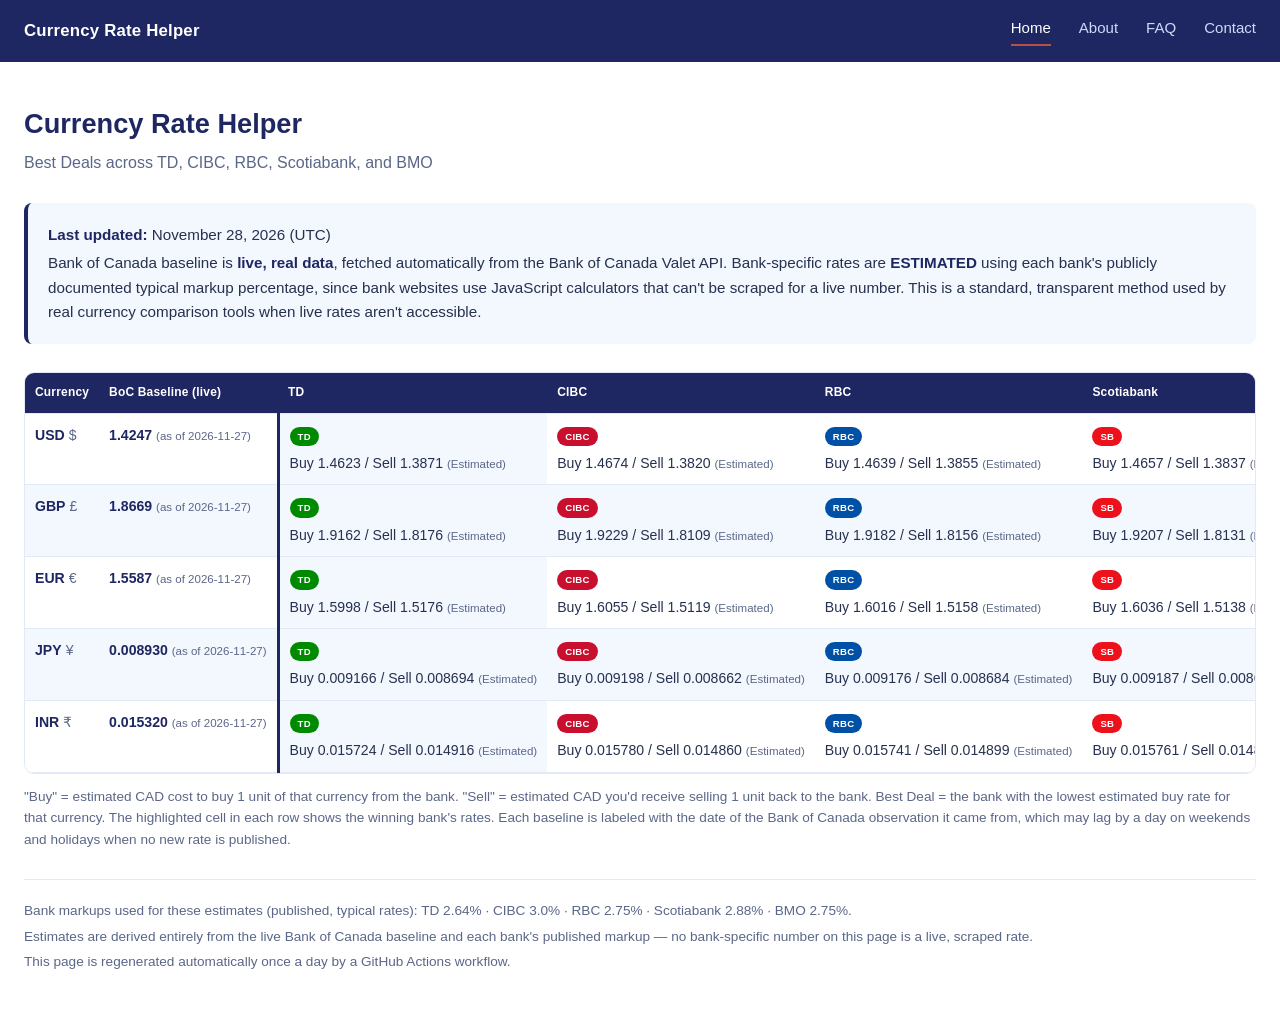
<file: index.html>
<!DOCTYPE html>
<html lang="en">
<head>
<meta charset="UTF-8">
<meta name="viewport" content="width=device-width, initial-scale=1.0">
<title>Currency Rate Helper</title>
<link rel="stylesheet" href="styles.css">
</head>
<body>

<header class="topbar">
  <div class="topbar-inner">
    <a class="brand" href="index.html">Currency Rate Helper</a>
    <nav class="nav-links">
      <a href="index.html" class="active">Home</a>
      <a href="about.html">About</a>
      <a href="faq.html">FAQ</a>
      <a href="contact.html">Contact</a>
    </nav>
  </div>
</header>

<main class="page">

  <h1>Currency Rate Helper</h1>
  <p class="subtitle">Best Deals across TD, CIBC, RBC, Scotiabank, and BMO</p>

  <div class="notice">
    <p><strong>Last updated:</strong> November 28, 2026 (UTC)</p>
    <p>
      Bank of Canada baseline is <strong>live, real data</strong>, fetched
      automatically from the Bank of Canada Valet API. Bank-specific rates
      are <strong>ESTIMATED</strong> using each bank's publicly documented
      typical markup percentage, since bank websites use JavaScript
      calculators that can't be scraped for a live number. This is a
      standard, transparent method used by real currency comparison tools
      when live rates aren't accessible.
    </p>
  </div>

  <div class="table-wrap">
  <table>
    <thead>
      <tr>
        <th>Currency</th>
        <th>BoC Baseline (live)</th>
        <th>TD</th>
        <th>CIBC</th>
        <th>RBC</th>
        <th>Scotiabank</th>
        <th>BMO</th>
        <th>Best Deal</th>
      </tr>
    </thead>
    <tbody>
      <tr>
        <td class="currency-cell">USD<span class="currency-symbol">$</span></td>
        <td class="baseline-cell">1.4247 <span class="est-tag">(as of 2026-11-27)</span></td>
        <td class="winner">
          <span class="bank-pill" style="background-color: #008A00">TD</span>
          <div class="rate-values">Buy 1.4623 / Sell 1.3871 <span class="est-tag">(Estimated)</span></div>
        </td>
        <td>
          <span class="bank-pill" style="background-color: #C8102E">CIBC</span>
          <div class="rate-values">Buy 1.4674 / Sell 1.3820 <span class="est-tag">(Estimated)</span></div>
        </td>
        <td>
          <span class="bank-pill" style="background-color: #0051A5">RBC</span>
          <div class="rate-values">Buy 1.4639 / Sell 1.3855 <span class="est-tag">(Estimated)</span></div>
        </td>
        <td>
          <span class="bank-pill" style="background-color: #EC111A">SB</span>
          <div class="rate-values">Buy 1.4657 / Sell 1.3837 <span class="est-tag">(Estimated)</span></div>
        </td>
        <td>
          <span class="bank-pill" style="background-color: #0079C1">BMO</span>
          <div class="rate-values">Buy 1.4639 / Sell 1.3855 <span class="est-tag">(Estimated)</span></div>
        </td>
        <td><span class="best-deal-badge">TD</span></td>
      </tr>
      <tr>
        <td class="currency-cell">GBP<span class="currency-symbol">£</span></td>
        <td class="baseline-cell">1.8669 <span class="est-tag">(as of 2026-11-27)</span></td>
        <td class="winner">
          <span class="bank-pill" style="background-color: #008A00">TD</span>
          <div class="rate-values">Buy 1.9162 / Sell 1.8176 <span class="est-tag">(Estimated)</span></div>
        </td>
        <td>
          <span class="bank-pill" style="background-color: #C8102E">CIBC</span>
          <div class="rate-values">Buy 1.9229 / Sell 1.8109 <span class="est-tag">(Estimated)</span></div>
        </td>
        <td>
          <span class="bank-pill" style="background-color: #0051A5">RBC</span>
          <div class="rate-values">Buy 1.9182 / Sell 1.8156 <span class="est-tag">(Estimated)</span></div>
        </td>
        <td>
          <span class="bank-pill" style="background-color: #EC111A">SB</span>
          <div class="rate-values">Buy 1.9207 / Sell 1.8131 <span class="est-tag">(Estimated)</span></div>
        </td>
        <td>
          <span class="bank-pill" style="background-color: #0079C1">BMO</span>
          <div class="rate-values">Buy 1.9182 / Sell 1.8156 <span class="est-tag">(Estimated)</span></div>
        </td>
        <td><span class="best-deal-badge">TD</span></td>
      </tr>
      <tr>
        <td class="currency-cell">EUR<span class="currency-symbol">€</span></td>
        <td class="baseline-cell">1.5587 <span class="est-tag">(as of 2026-11-27)</span></td>
        <td class="winner">
          <span class="bank-pill" style="background-color: #008A00">TD</span>
          <div class="rate-values">Buy 1.5998 / Sell 1.5176 <span class="est-tag">(Estimated)</span></div>
        </td>
        <td>
          <span class="bank-pill" style="background-color: #C8102E">CIBC</span>
          <div class="rate-values">Buy 1.6055 / Sell 1.5119 <span class="est-tag">(Estimated)</span></div>
        </td>
        <td>
          <span class="bank-pill" style="background-color: #0051A5">RBC</span>
          <div class="rate-values">Buy 1.6016 / Sell 1.5158 <span class="est-tag">(Estimated)</span></div>
        </td>
        <td>
          <span class="bank-pill" style="background-color: #EC111A">SB</span>
          <div class="rate-values">Buy 1.6036 / Sell 1.5138 <span class="est-tag">(Estimated)</span></div>
        </td>
        <td>
          <span class="bank-pill" style="background-color: #0079C1">BMO</span>
          <div class="rate-values">Buy 1.6016 / Sell 1.5158 <span class="est-tag">(Estimated)</span></div>
        </td>
        <td><span class="best-deal-badge">TD</span></td>
      </tr>
      <tr>
        <td class="currency-cell">JPY<span class="currency-symbol">¥</span></td>
        <td class="baseline-cell">0.008930 <span class="est-tag">(as of 2026-11-27)</span></td>
        <td class="winner">
          <span class="bank-pill" style="background-color: #008A00">TD</span>
          <div class="rate-values">Buy 0.009166 / Sell 0.008694 <span class="est-tag">(Estimated)</span></div>
        </td>
        <td>
          <span class="bank-pill" style="background-color: #C8102E">CIBC</span>
          <div class="rate-values">Buy 0.009198 / Sell 0.008662 <span class="est-tag">(Estimated)</span></div>
        </td>
        <td>
          <span class="bank-pill" style="background-color: #0051A5">RBC</span>
          <div class="rate-values">Buy 0.009176 / Sell 0.008684 <span class="est-tag">(Estimated)</span></div>
        </td>
        <td>
          <span class="bank-pill" style="background-color: #EC111A">SB</span>
          <div class="rate-values">Buy 0.009187 / Sell 0.008673 <span class="est-tag">(Estimated)</span></div>
        </td>
        <td>
          <span class="bank-pill" style="background-color: #0079C1">BMO</span>
          <div class="rate-values">Buy 0.009176 / Sell 0.008684 <span class="est-tag">(Estimated)</span></div>
        </td>
        <td><span class="best-deal-badge">TD</span></td>
      </tr>
      <tr>
        <td class="currency-cell">INR<span class="currency-symbol">₹</span></td>
        <td class="baseline-cell">0.015320 <span class="est-tag">(as of 2026-11-27)</span></td>
        <td class="winner">
          <span class="bank-pill" style="background-color: #008A00">TD</span>
          <div class="rate-values">Buy 0.015724 / Sell 0.014916 <span class="est-tag">(Estimated)</span></div>
        </td>
        <td>
          <span class="bank-pill" style="background-color: #C8102E">CIBC</span>
          <div class="rate-values">Buy 0.015780 / Sell 0.014860 <span class="est-tag">(Estimated)</span></div>
        </td>
        <td>
          <span class="bank-pill" style="background-color: #0051A5">RBC</span>
          <div class="rate-values">Buy 0.015741 / Sell 0.014899 <span class="est-tag">(Estimated)</span></div>
        </td>
        <td>
          <span class="bank-pill" style="background-color: #EC111A">SB</span>
          <div class="rate-values">Buy 0.015761 / Sell 0.014879 <span class="est-tag">(Estimated)</span></div>
        </td>
        <td>
          <span class="bank-pill" style="background-color: #0079C1">BMO</span>
          <div class="rate-values">Buy 0.015741 / Sell 0.014899 <span class="est-tag">(Estimated)</span></div>
        </td>
        <td><span class="best-deal-badge">TD</span></td>
      </tr>
    </tbody>
  </table>
  </div>
  <p class="table-note">
    "Buy" = estimated CAD cost to buy 1 unit of that currency from the bank.
    "Sell" = estimated CAD you'd receive selling 1 unit back to the bank.
    Best Deal = the bank with the lowest estimated buy rate for that currency.
    The highlighted cell in each row shows the winning bank's rates. Each
    baseline is labeled with the date of the Bank of Canada observation it
    came from, which may lag by a day on weekends and holidays when no new
    rate is published.
  </p>

  <footer>
    <p>
      Bank markups used for these estimates (published, typical rates):
      TD 2.64% &middot; CIBC 3.0% &middot; RBC 2.75% &middot; Scotiabank 2.88% &middot; BMO 2.75%.
    </p>
    <p>
      Estimates are derived entirely from the live Bank of Canada baseline
      and each bank's published markup &mdash; no bank-specific number on
      this page is a live, scraped rate.
    </p>
    <p>
      This page is regenerated automatically once a day by a GitHub Actions
      workflow.
    </p>
  </footer>

</main>

</body>
</html>
</file>
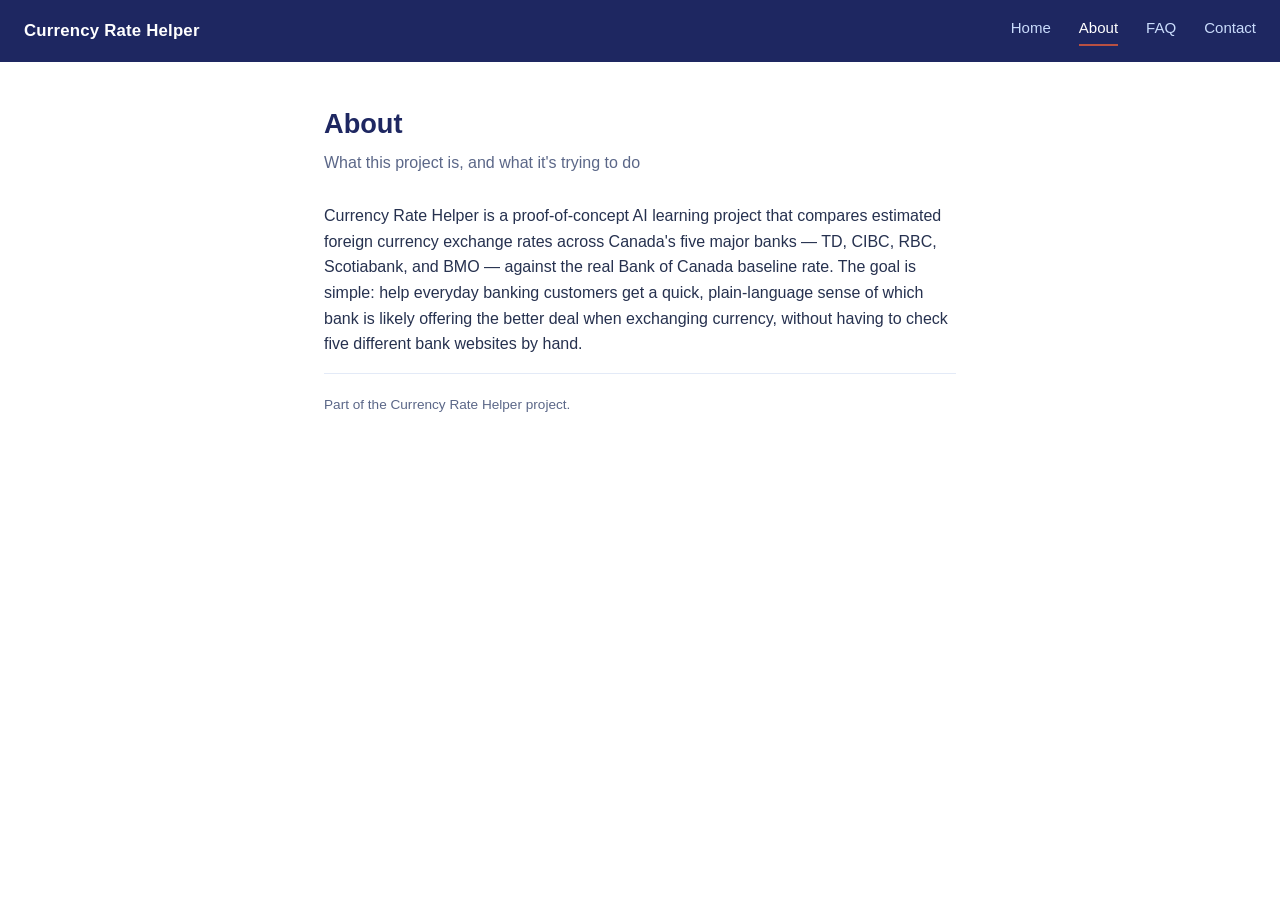
<file: about.html>
<!DOCTYPE html>
<html lang="en">
<head>
<meta charset="UTF-8">
<meta name="viewport" content="width=device-width, initial-scale=1.0">
<title>About — Currency Rate Helper</title>
<link rel="stylesheet" href="styles.css">
</head>
<body>

<header class="topbar">
  <div class="topbar-inner">
    <a class="brand" href="index.html">Currency Rate Helper</a>
    <nav class="nav-links">
      <a href="index.html">Home</a>
      <a href="about.html" class="active">About</a>
      <a href="faq.html">FAQ</a>
      <a href="contact.html">Contact</a>
    </nav>
  </div>
</header>

<main class="page narrow">

  <h1>About</h1>
  <p class="subtitle">What this project is, and what it's trying to do</p>

  <div class="prose">
    <p>
      Currency Rate Helper is a proof-of-concept AI learning project that
      compares estimated foreign currency exchange rates across Canada's
      five major banks — TD, CIBC, RBC, Scotiabank, and BMO — against the
      real Bank of Canada baseline rate. The goal is simple: help everyday
      banking customers get a quick, plain-language sense of which bank is
      likely offering the better deal when exchanging currency, without
      having to check five different bank websites by hand.
    </p>
  </div>

  <footer>
    <p>Part of the Currency Rate Helper project.</p>
  </footer>

</main>

</body>
</html>
</file>
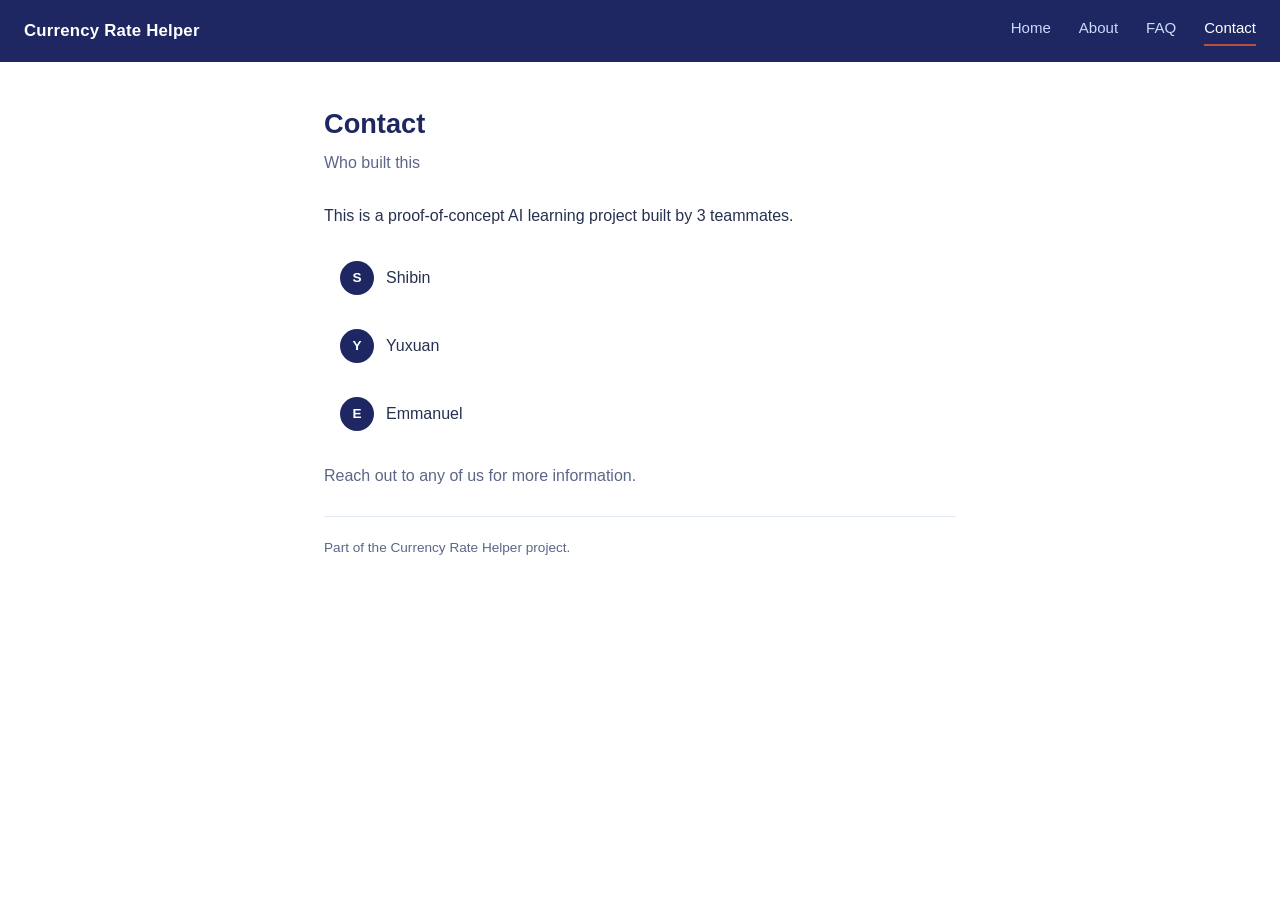
<file: contact.html>
<!DOCTYPE html>
<html lang="en">
<head>
<meta charset="UTF-8">
<meta name="viewport" content="width=device-width, initial-scale=1.0">
<title>Contact — Currency Rate Helper</title>
<link rel="stylesheet" href="styles.css">
</head>
<body>

<header class="topbar">
  <div class="topbar-inner">
    <a class="brand" href="index.html">Currency Rate Helper</a>
    <nav class="nav-links">
      <a href="index.html">Home</a>
      <a href="about.html">About</a>
      <a href="faq.html">FAQ</a>
      <a href="contact.html" class="active">Contact</a>
    </nav>
  </div>
</header>

<main class="page narrow">

  <h1>Contact</h1>
  <p class="subtitle">Who built this</p>

  <div class="prose">
    <p>
      This is a proof-of-concept AI learning project built by 3 teammates.
    </p>
  </div>

  <ul class="team-list">
    <li><span class="team-initial">S</span> Shibin</li>
    <li><span class="team-initial">Y</span> Yuxuan</li>
    <li><span class="team-initial">E</span> Emmanuel</li>
  </ul>

  <p class="subtitle" style="margin-top: 20px;">Reach out to any of us for more information.</p>

  <footer>
    <p>Part of the Currency Rate Helper project.</p>
  </footer>

</main>

</body>
</html>
</file>
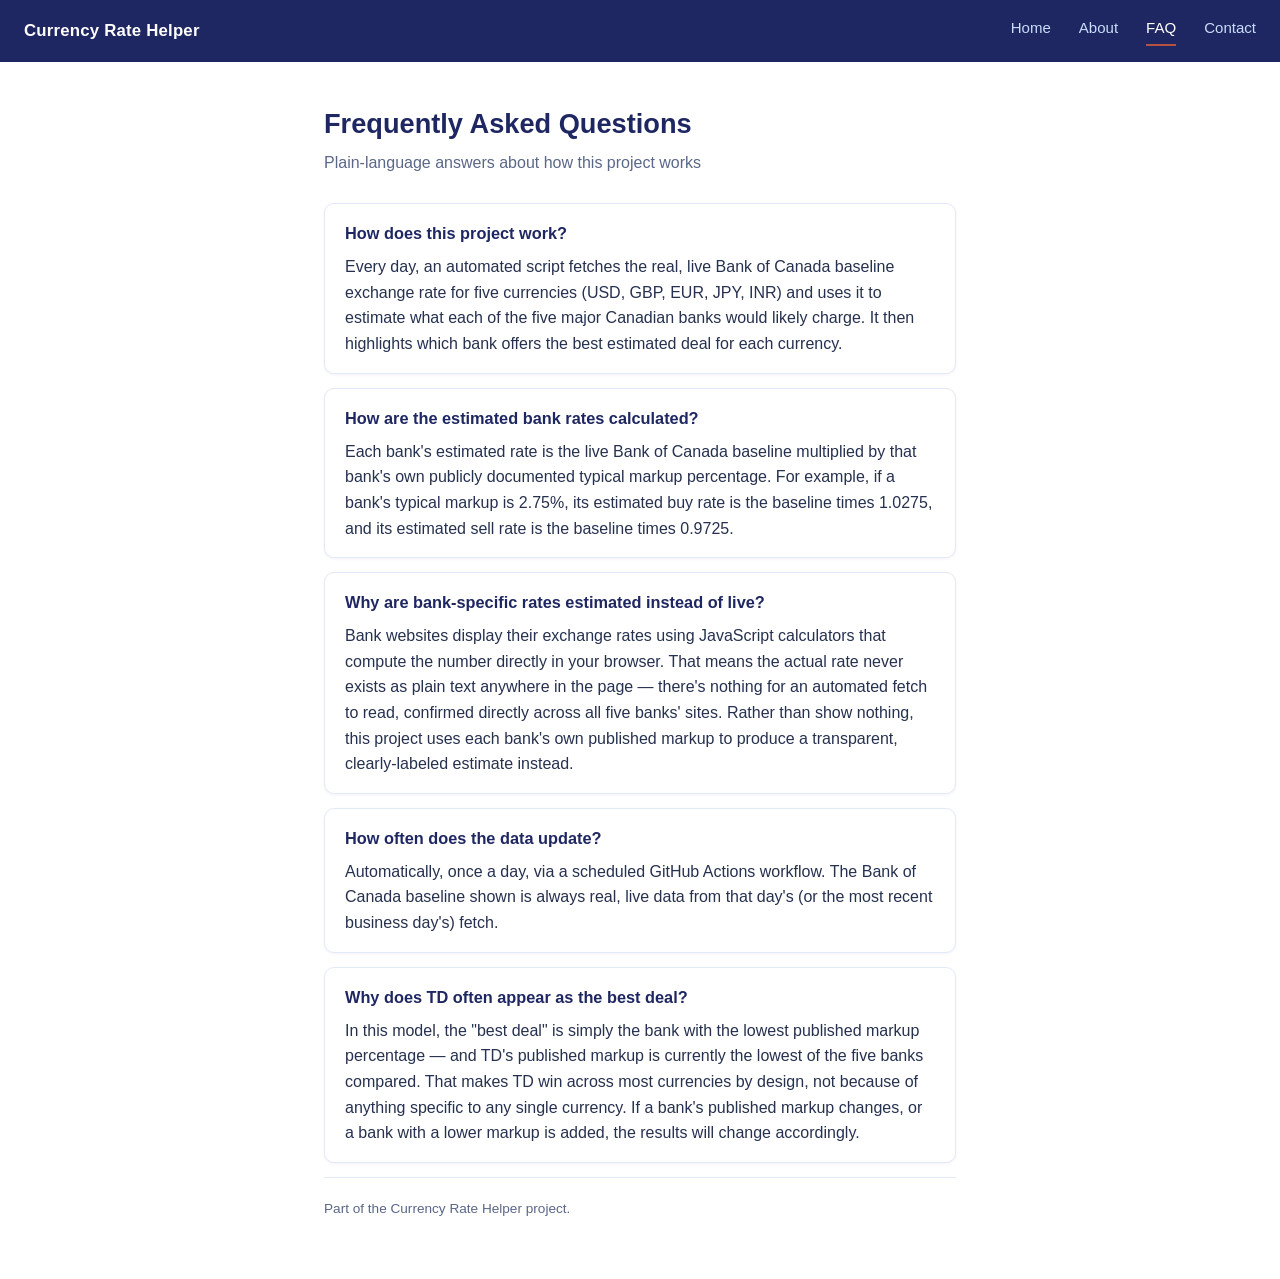
<file: faq.html>
<!DOCTYPE html>
<html lang="en">
<head>
<meta charset="UTF-8">
<meta name="viewport" content="width=device-width, initial-scale=1.0">
<title>FAQ — Currency Rate Helper</title>
<link rel="stylesheet" href="styles.css">
</head>
<body>

<header class="topbar">
  <div class="topbar-inner">
    <a class="brand" href="index.html">Currency Rate Helper</a>
    <nav class="nav-links">
      <a href="index.html">Home</a>
      <a href="about.html">About</a>
      <a href="faq.html" class="active">FAQ</a>
      <a href="contact.html">Contact</a>
    </nav>
  </div>
</header>

<main class="page narrow">

  <h1>Frequently Asked Questions</h1>
  <p class="subtitle">Plain-language answers about how this project works</p>

  <div class="faq-item card">
    <h2>How does this project work?</h2>
    <p>
      Every day, an automated script fetches the real, live Bank of Canada
      baseline exchange rate for five currencies (USD, GBP, EUR, JPY, INR)
      and uses it to estimate what each of the five major Canadian banks
      would likely charge. It then highlights which bank offers the best
      estimated deal for each currency.
    </p>
  </div>

  <div class="faq-item card">
    <h2>How are the estimated bank rates calculated?</h2>
    <p>
      Each bank's estimated rate is the live Bank of Canada baseline
      multiplied by that bank's own publicly documented typical markup
      percentage. For example, if a bank's typical markup is 2.75%, its
      estimated buy rate is the baseline times 1.0275, and its estimated
      sell rate is the baseline times 0.9725.
    </p>
  </div>

  <div class="faq-item card">
    <h2>Why are bank-specific rates estimated instead of live?</h2>
    <p>
      Bank websites display their exchange rates using JavaScript
      calculators that compute the number directly in your browser. That
      means the actual rate never exists as plain text anywhere in the
      page — there's nothing for an automated fetch to read, confirmed
      directly across all five banks' sites. Rather than show nothing,
      this project uses each bank's own published markup to produce a
      transparent, clearly-labeled estimate instead.
    </p>
  </div>

  <div class="faq-item card">
    <h2>How often does the data update?</h2>
    <p>
      Automatically, once a day, via a scheduled GitHub Actions workflow.
      The Bank of Canada baseline shown is always real, live data from
      that day's (or the most recent business day's) fetch.
    </p>
  </div>

  <div class="faq-item card">
    <h2>Why does TD often appear as the best deal?</h2>
    <p>
      In this model, the "best deal" is simply the bank with the lowest
      published markup percentage — and TD's published markup is currently
      the lowest of the five banks compared. That makes TD win across most
      currencies by design, not because of anything specific to any single
      currency. If a bank's published markup changes, or a bank with a
      lower markup is added, the results will change accordingly.
    </p>
  </div>

  <footer>
    <p>Part of the Currency Rate Helper project.</p>
  </footer>

</main>

</body>
</html>
</file>
<file: styles.css>
/* Currency Rate Helper — shared site styles */

:root {
  --navy: #1E2761;
  --ice: #CADCFC;
  --ice-tint: #F3F7FE;
  --terracotta: #B85042;
  --text: #26314F;
  --text-muted: #5B6788;
  --border: #E3EAF7;
}

* {
  box-sizing: border-box;
}

body {
  margin: 0;
  font-family: -apple-system, BlinkMacSystemFont, "Segoe UI", Roboto, Helvetica, Arial, sans-serif;
  background-color: #ffffff;
  color: var(--text);
  line-height: 1.6;
}

a {
  color: inherit;
}

/* ---------- Top navigation ---------- */

.topbar {
  background-color: var(--navy);
}

.topbar-inner {
  max-width: 1300px;
  margin: 0 auto;
  padding: 16px 24px;
  display: flex;
  align-items: center;
  justify-content: space-between;
  flex-wrap: wrap;
  gap: 12px;
}

.brand {
  color: #ffffff;
  text-decoration: none;
  font-weight: 700;
  font-size: 1.05em;
  letter-spacing: 0.2px;
}

.nav-links {
  display: flex;
  gap: 28px;
}

.nav-links a {
  color: var(--ice);
  text-decoration: none;
  font-size: 0.94em;
  padding-bottom: 4px;
  border-bottom: 2px solid transparent;
  transition: color 0.15s ease, border-color 0.15s ease;
}

.nav-links a:hover,
.nav-links a.active {
  color: #ffffff;
  border-bottom-color: var(--terracotta);
}

/* ---------- Page shell ---------- */

.page {
  max-width: 1300px;
  margin: 0 auto;
  padding: 40px 24px 56px;
}

.page.narrow {
  max-width: 680px;
}

h1 {
  color: var(--navy);
  font-size: 1.7em;
  margin: 0 0 4px;
}

h2 {
  color: var(--navy);
  font-size: 1.2em;
  margin: 0 0 10px;
}

.subtitle {
  color: var(--text-muted);
  margin: 0 0 28px;
}

/* ---------- Cards / notice box ---------- */

.card {
  background-color: #ffffff;
  border: 1px solid var(--border);
  border-radius: 10px;
  box-shadow: 0 1px 3px rgba(30, 39, 97, 0.06);
}

.notice {
  background-color: var(--ice-tint);
  border-left: 4px solid var(--navy);
  border-radius: 8px;
  padding: 16px 20px;
  margin-bottom: 28px;
}

.notice p {
  margin: 4px 0;
  font-size: 0.95em;
}

.notice strong {
  color: var(--navy);
}

/* ---------- Table ---------- */

.table-wrap {
  overflow-x: auto;
  border-radius: 10px;
  border: 1px solid var(--border);
  margin-bottom: 12px;
}

table {
  width: 100%;
  border-collapse: collapse;
  font-size: 0.88em;
  background-color: #ffffff;
}

th, td {
  text-align: left;
  padding: 10px 10px;
  vertical-align: top;
  border-bottom: 1px solid var(--border);
}

thead th {
  background-color: var(--navy);
  color: #ffffff;
  font-weight: 600;
  font-size: 0.85em;
  letter-spacing: 0.2px;
  white-space: nowrap;
}

tbody tr:nth-child(even) {
  background-color: var(--ice-tint);
}

.currency-cell {
  font-weight: 600;
  color: var(--navy);
  white-space: nowrap;
}

.currency-symbol {
  color: var(--text-muted);
  font-weight: 500;
  margin-left: 4px;
}

.baseline-cell {
  font-weight: 700;
  color: var(--navy);
  white-space: nowrap;
}

.est-tag {
  color: var(--text-muted);
  font-size: 0.82em;
  font-weight: 400;
}

.bank-pill {
  display: inline-block;
  color: #ffffff;
  font-size: 0.68em;
  font-weight: 700;
  letter-spacing: 0.3px;
  padding: 2px 8px;
  border-radius: 999px;
  margin-bottom: 6px;
}

.rate-values {
  white-space: nowrap;
}

td.winner {
  background-color: var(--ice-tint);
  border-left: 3px solid var(--navy);
}

.best-deal-badge {
  display: inline-block;
  background-color: var(--terracotta);
  color: #ffffff;
  font-weight: 700;
  font-size: 0.82em;
  padding: 5px 12px;
  border-radius: 999px;
  white-space: nowrap;
}

.table-note {
  color: var(--text-muted);
  font-size: 0.85em;
  margin: 0 0 28px;
}

/* ---------- Static content pages ---------- */

.prose p {
  margin: 0 0 16px;
}

.faq-item {
  padding: 16px 20px;
  margin-bottom: 14px;
}

.faq-item h2 {
  font-size: 1.02em;
  margin-bottom: 8px;
}

.faq-item p {
  margin: 0;
  color: var(--text);
}

.team-list {
  list-style: none;
  padding: 0;
  margin: 20px 0 0;
  display: flex;
  flex-direction: column;
  gap: 10px;
}

.team-list li {
  display: flex;
  align-items: center;
  gap: 12px;
  padding: 12px 16px;
}

.team-initial {
  flex: 0 0 auto;
  width: 34px;
  height: 34px;
  border-radius: 50%;
  background-color: var(--navy);
  color: #ffffff;
  font-weight: 700;
  font-size: 0.85em;
  display: flex;
  align-items: center;
  justify-content: center;
}

/* ---------- Footer ---------- */

footer {
  font-size: 0.85em;
  color: var(--text-muted);
  border-top: 1px solid var(--border);
  padding-top: 16px;
  margin-top: 12px;
}

footer p {
  margin: 4px 0;
}
</file>
